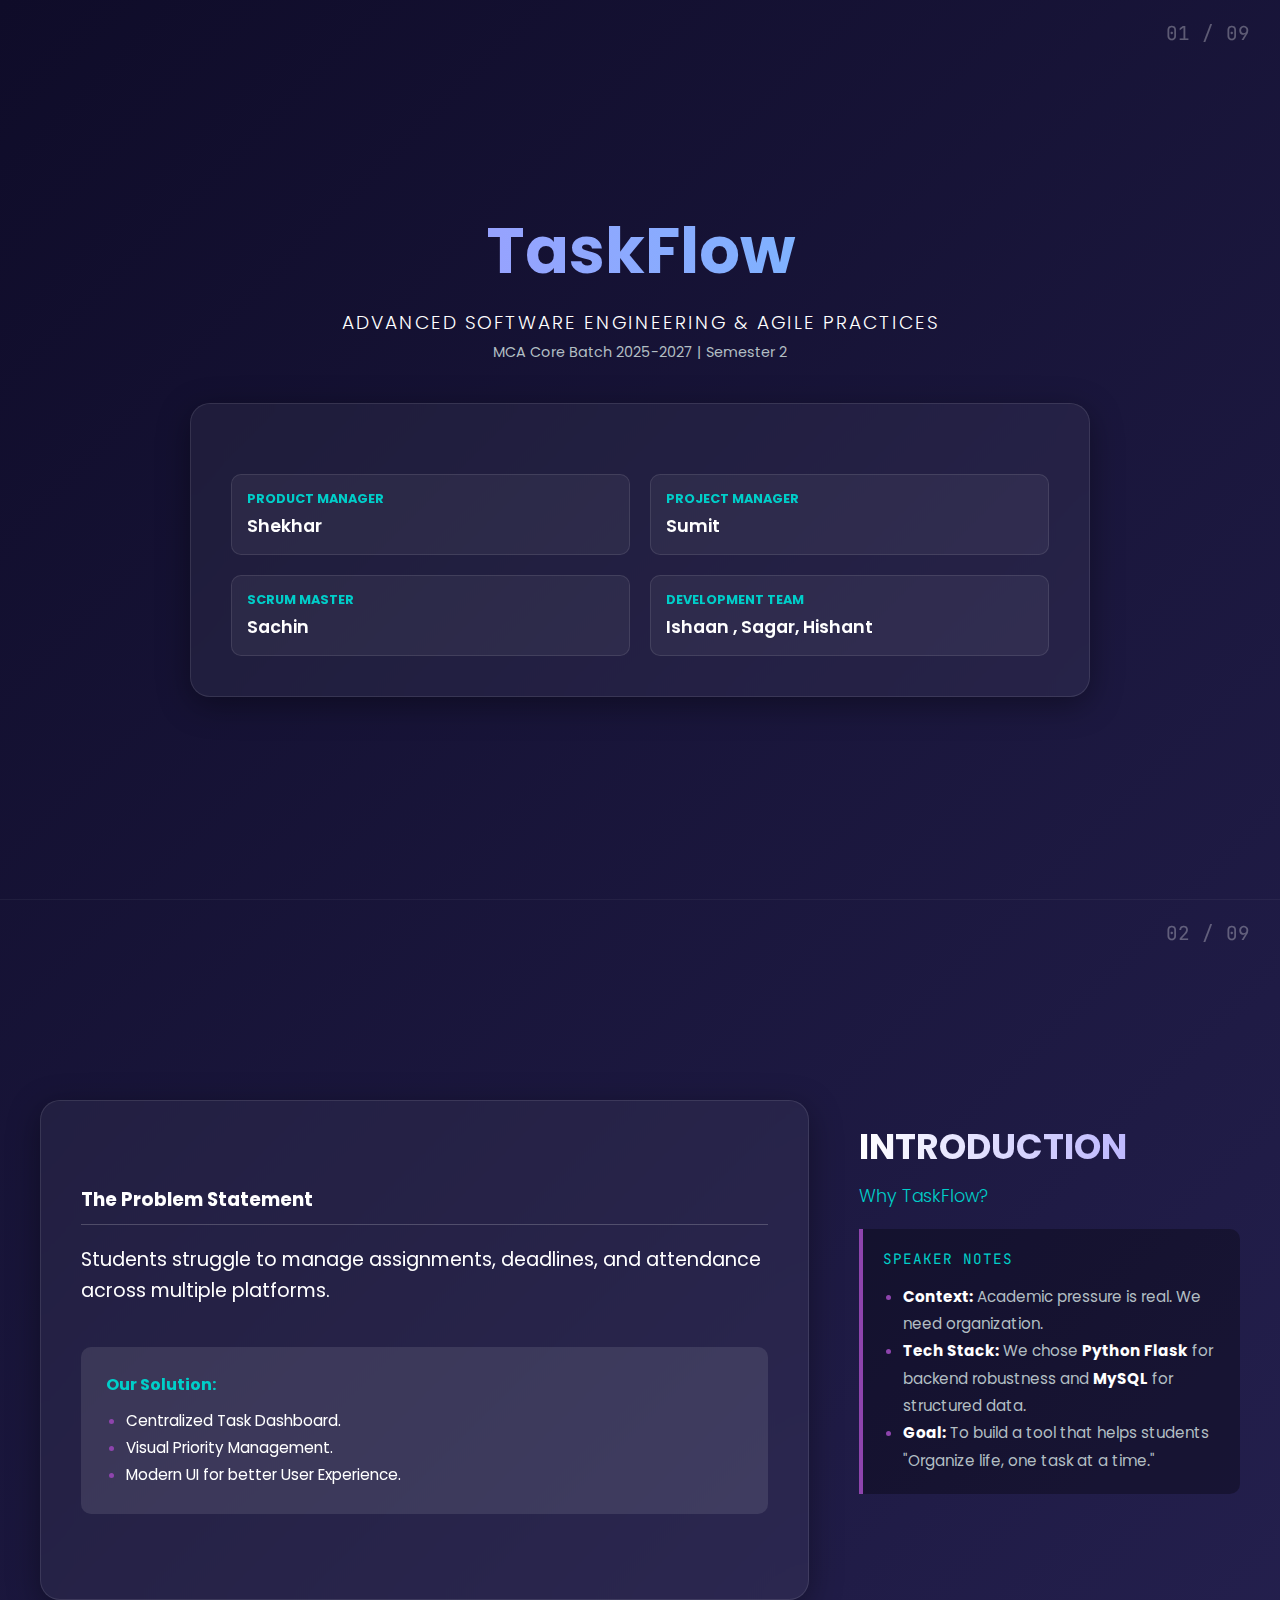
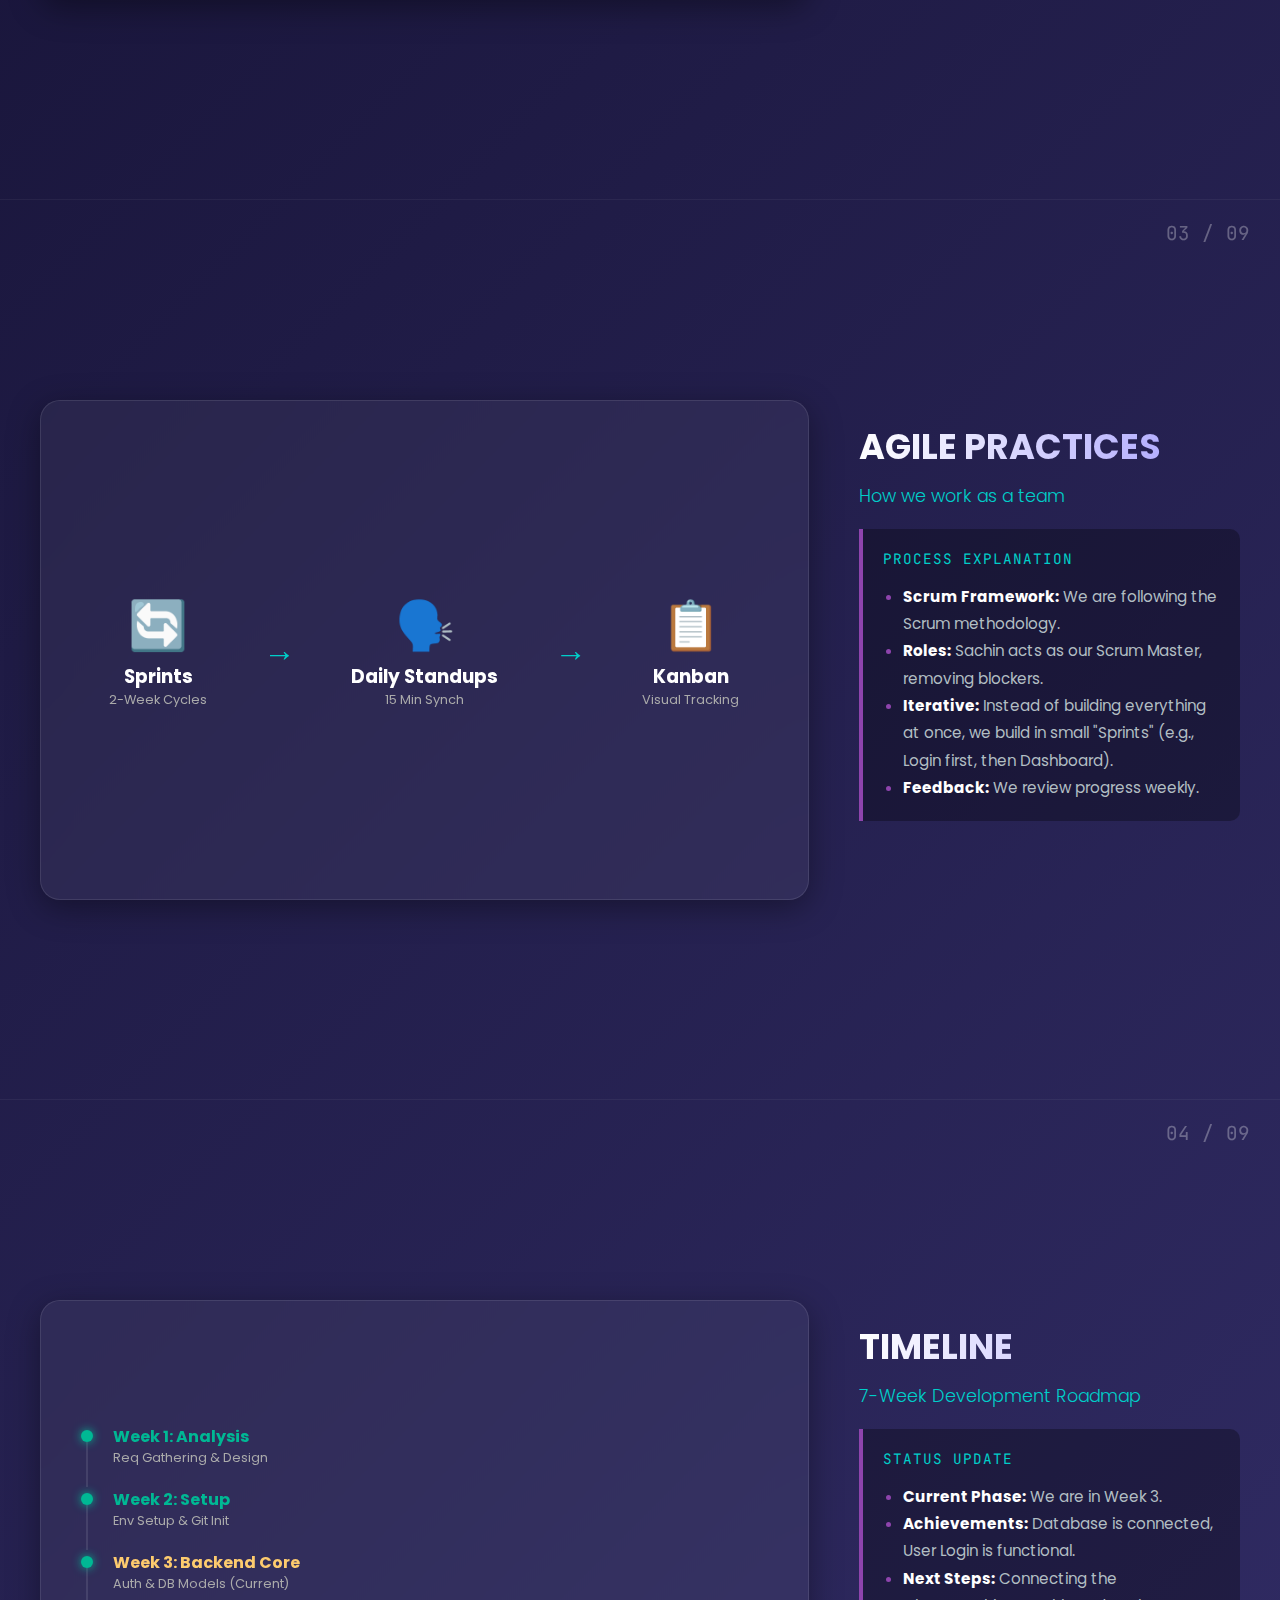
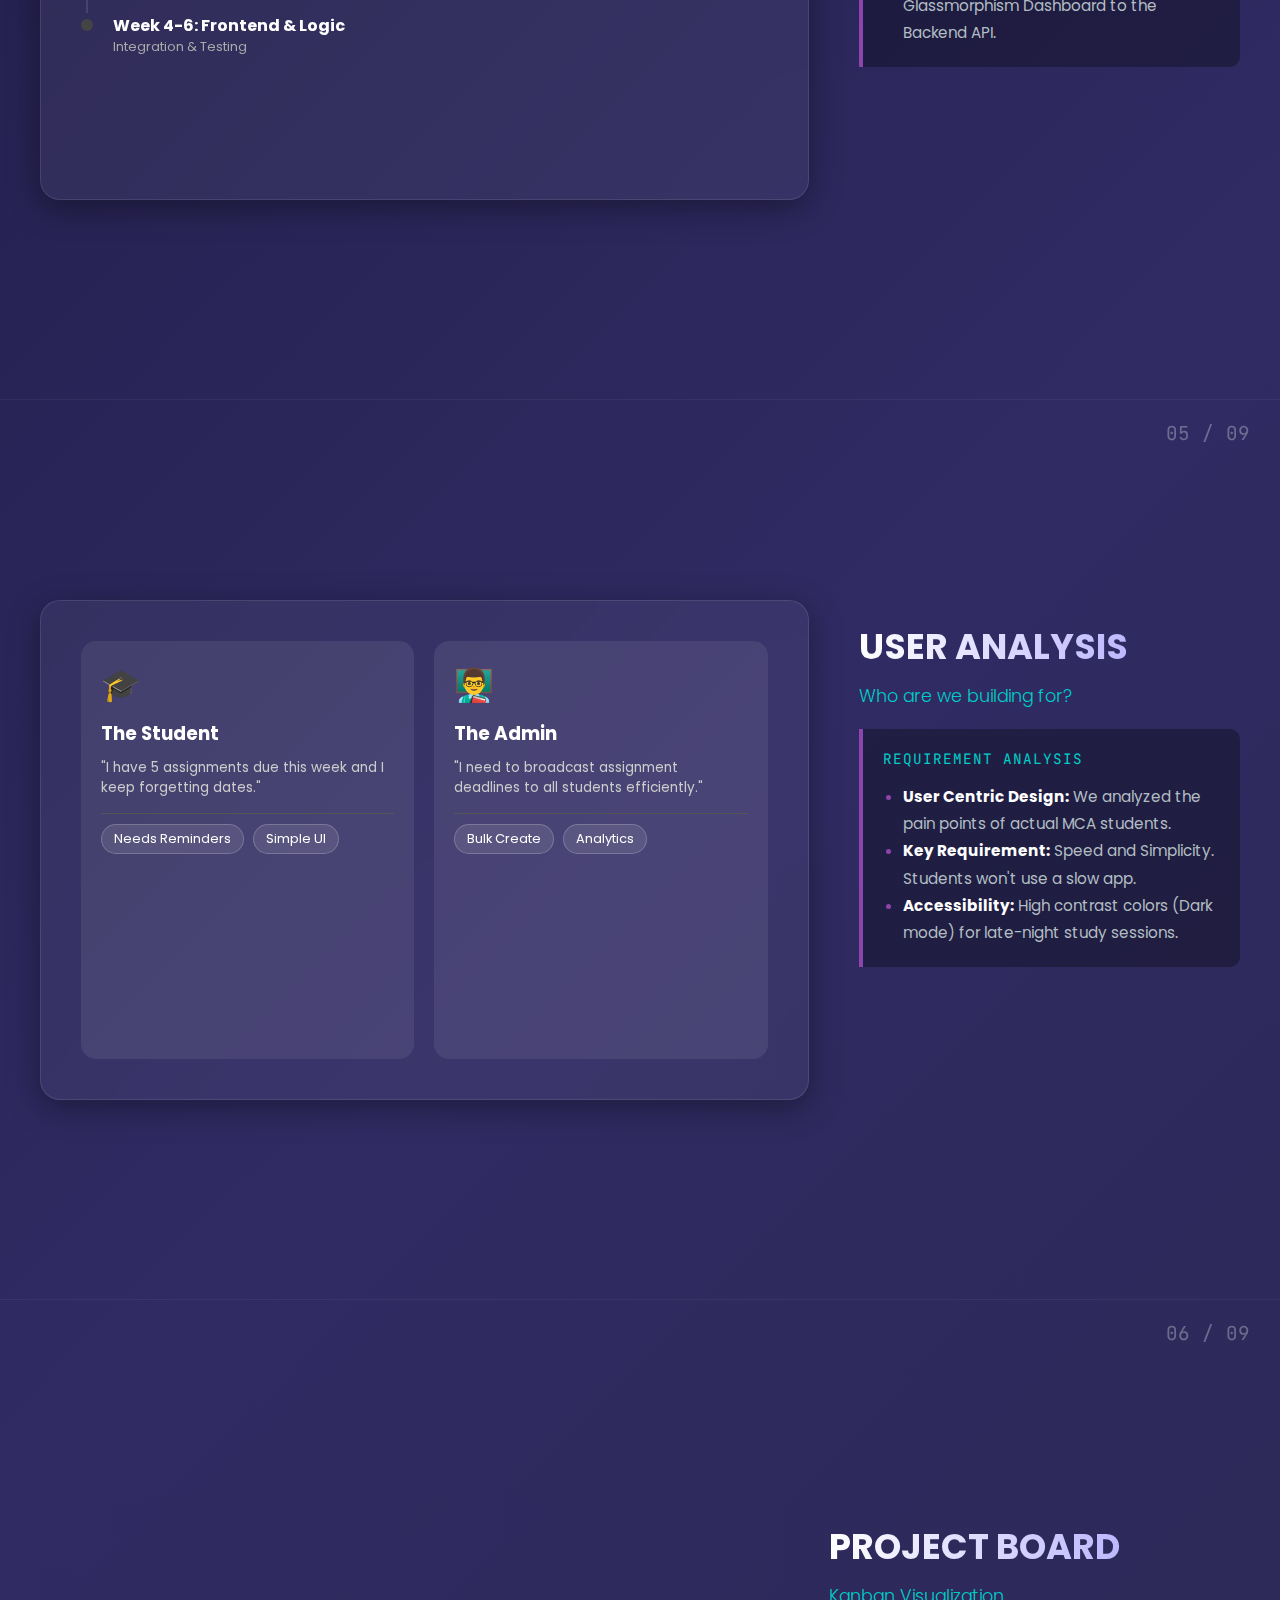
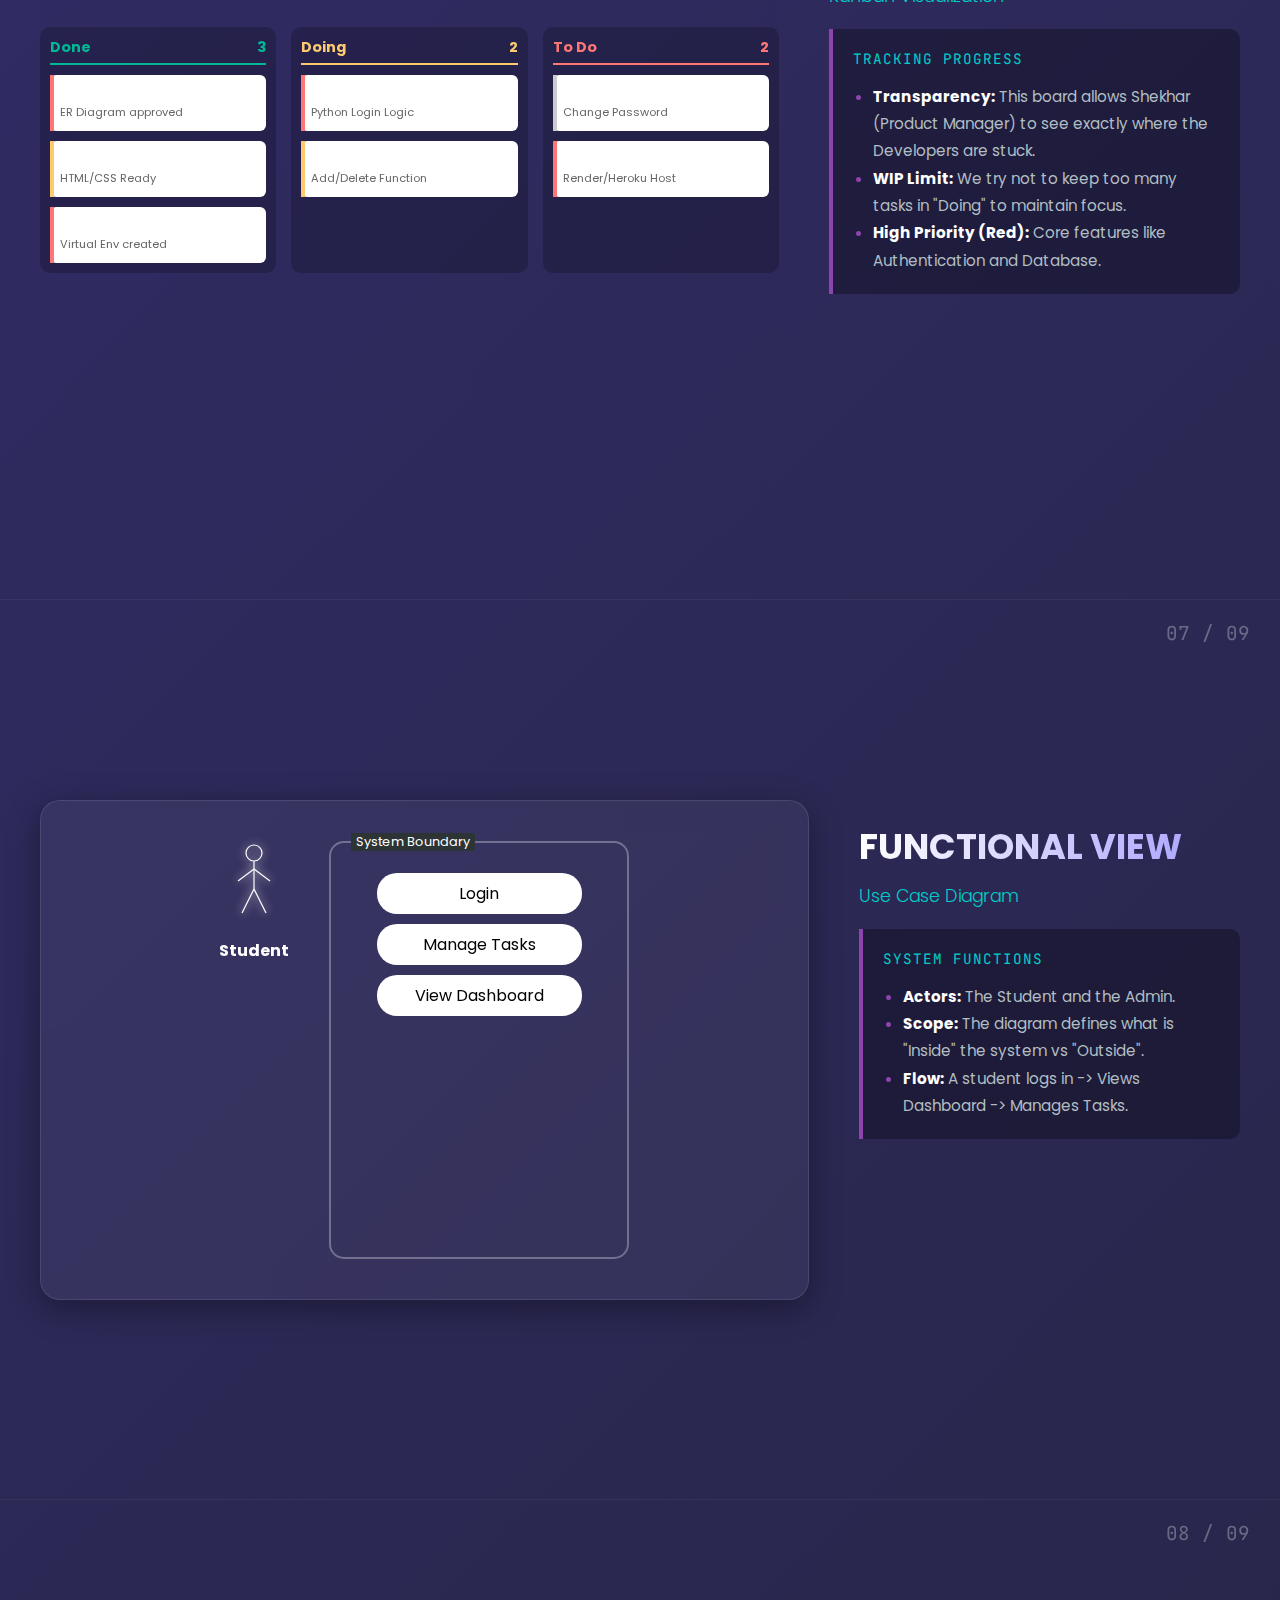
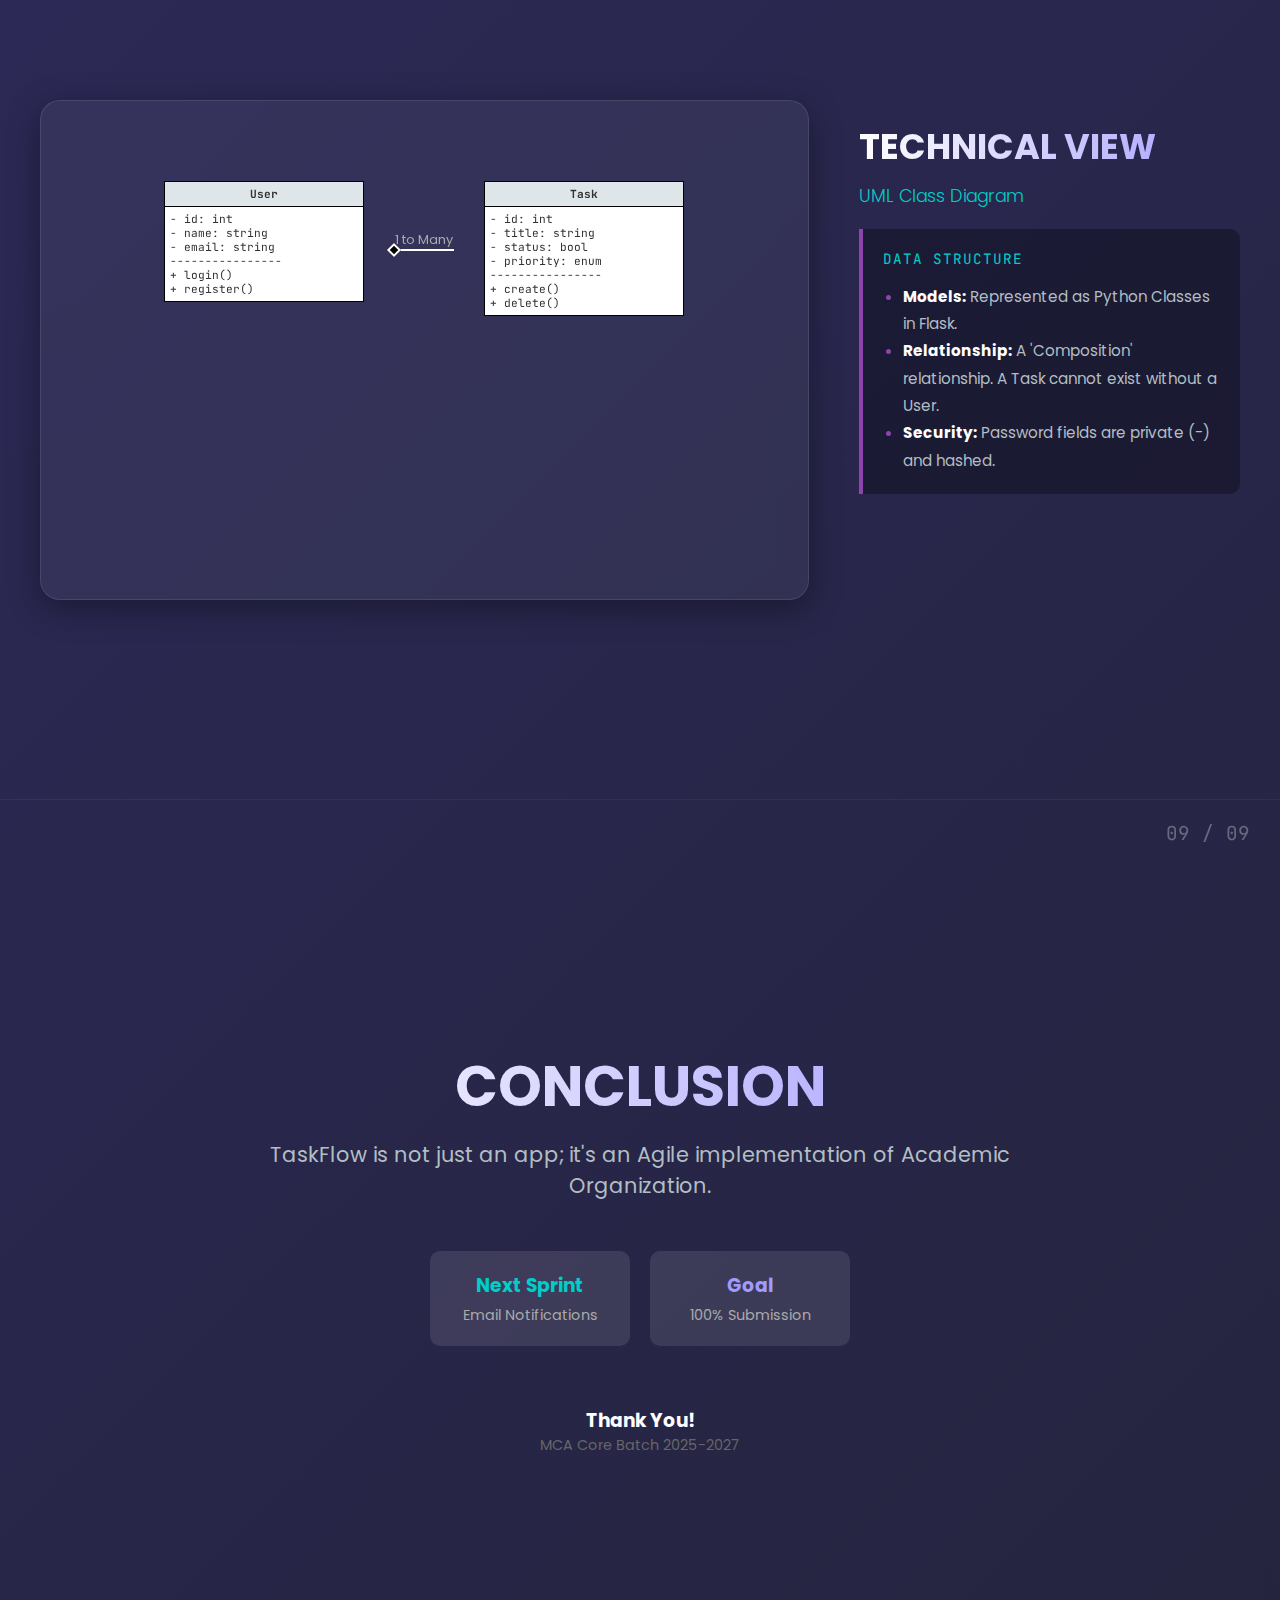
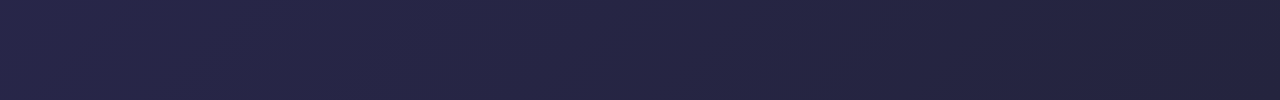
<file: Presentation/index.html>
<!DOCTYPE html>
<html lang="en">
<head>
    <meta charset="UTF-8">
    <meta name="viewport" content="width=device-width, initial-scale=1.0">
    <title>TaskFlow Project Presentation</title>
    <style>
        @import url('https://fonts.googleapis.com/css2?family=Poppins:wght@300;400;600;800&family=JetBrains+Mono:wght@400;700&display=swap');

        :root {
            --bg-gradient: linear-gradient(135deg, #0f0c29 0%, #302b63 50%, #24243e 100%);
            --glass-surface: rgba(255, 255, 255, 0.05);
            --glass-border: rgba(255, 255, 255, 0.1);
            --primary-accent: #8e44ad; /* Deep Purple */
            --secondary-accent: #00cec9; /* Cyan */
            --highlight: #fdcb6e; /* Yellow */
            --text-main: #ffffff;
            --text-muted: #b2bec3;
        }

        * { box-sizing: border-box; margin: 0; padding: 0; }

        body {
            background: var(--bg-gradient);
            font-family: 'Poppins', sans-serif;
            color: var(--text-main);
            overflow-x: hidden;
        }

        /* --- SLIDE LAYOUT --- */
        .slide {
            min-height: 100vh;
            width: 100%;
            display: flex;
            flex-direction: column;
            justify-content: center;
            align-items: center;
            padding: 40px;
            border-bottom: 1px solid rgba(255,255,255,0.05);
            position: relative;
        }

        .slide-number {
            position: absolute;
            top: 20px; right: 30px;
            font-family: 'JetBrains Mono', monospace;
            opacity: 0.3; font-size: 1.2rem;
        }

        .content-wrapper {
            display: flex;
            width: 100%;
            max-width: 1300px;
            gap: 50px;
            align-items: flex-start; /* Align content to top */
        }

        /* --- VISUAL AREA (Left) --- */
        .visual-area {
            flex: 1.8;
            background: var(--glass-surface);
            backdrop-filter: blur(12px);
            border: 1px solid var(--glass-border);
            border-radius: 20px;
            padding: 40px;
            box-shadow: 0 8px 32px 0 rgba(0, 0, 0, 0.37);
            min-height: 500px;
            display: flex;
            flex-direction: column;
            justify-content: center;
        }

        /* --- EXPLANATION AREA (Right/Notes) --- */
        .explanation-area {
            flex: 1;
            padding-top: 20px;
        }

        h2 {
            font-size: 2.2rem;
            margin-bottom: 10px;
            background: linear-gradient(to right, #fff, #a29bfe);
            -webkit-background-clip: text;
            -webkit-text-fill-color: transparent;
            text-transform: uppercase;
        }

        .sub-heading { color: var(--secondary-accent); margin-bottom: 20px; font-weight: 300; font-size: 1.1rem; }

        .notes-box {
            background: rgba(0, 0, 0, 0.3);
            border-left: 4px solid var(--primary-accent);
            padding: 20px;
            border-radius: 0 10px 10px 0;
        }

        .notes-title {
            font-family: 'JetBrains Mono', monospace;
            color: var(--secondary-accent);
            font-size: 0.9rem;
            margin-bottom: 15px;
            text-transform: uppercase;
            letter-spacing: 1px;
        }

        ul.points { padding-left: 20px; line-height: 1.8; color: var(--text-muted); font-size: 0.95rem; }
        ul.points li::marker { color: var(--primary-accent); }
        strong { color: white; }

        /* --- COMPONENTS --- */
        .tag { display: inline-block; padding: 5px 12px; border-radius: 50px; font-size: 0.8rem; margin: 0 5px 5px 0; background: rgba(255,255,255,0.1); border: 1px solid rgba(255,255,255,0.2); }
        
        /* Team Grid */
        .team-grid { display: grid; grid-template-columns: repeat(2, 1fr); gap: 20px; margin-top: 30px; }
        .team-card { background: rgba(255,255,255,0.05); padding: 15px; border-radius: 10px; border: 1px solid rgba(255,255,255,0.1); }
        .role { color: var(--secondary-accent); font-size: 0.8rem; text-transform: uppercase; font-weight: bold; }
        .name { font-size: 1.1rem; font-weight: 600; margin-top: 5px; }

        /* Timeline */
        .timeline-item { display: flex; margin-bottom: 20px; position: relative; }
        .timeline-marker { width: 12px; height: 12px; border-radius: 50%; background: #444; margin: 6px 20px 0 0; z-index: 2; }
        .timeline-marker.done { background: #00b894; box-shadow: 0 0 10px #00b894; }
        .timeline-line { position: absolute; left: 5px; top: 18px; bottom: -20px; width: 2px; background: rgba(255,255,255,0.1); }

        /* Kanban */
        .kanban-wrapper { display: flex; gap: 15px; height: 100%; align-items: stretch; }
        .k-col { flex: 1; background: rgba(0,0,0,0.2); border-radius: 10px; padding: 10px; display: flex; flex-direction: column; gap: 10px; }
        .k-header { font-weight: bold; border-bottom: 2px solid #555; padding-bottom: 5px; font-size: 0.9rem; display: flex; justify-content: space-between; }
        .k-card { background: #fff; color: #333; padding: 10px; border-radius: 6px; font-size: 0.8rem; position: relative; }
        .k-card::before { content: ''; position: absolute; left: 0; top: 0; bottom: 0; width: 4px; background: #ccc; }
        .border-high::before { background: #ff7675; }
        .border-med::before { background: #fdcb6e; }
        
        /* UML & Stickman */
        .stickman { width: 50px; height: 80px; stroke: white; stroke-width: 3; fill: none; margin: 0 auto; filter: drop-shadow(0 0 5px white); }
        .uml-box { background: white; color: #333; border: 1px solid #000; font-family: 'JetBrains Mono', monospace; font-size: 0.7rem; width: 200px; }
        .uml-header { background: #dfe6e9; padding: 5px; text-align: center; font-weight: bold; border-bottom: 1px solid #000; }
        .uml-body { padding: 5px; }

    </style>
</head>
<body>

    <!-- SLIDE 1: TITLE & TEAM -->
    <section class="slide">
        <div class="slide-number">01 / 09</div>
        <div style="text-align: center; margin-bottom: 40px;">
            <h1 style="font-size: 4rem; margin: 0; background: linear-gradient(to right, #a29bfe, #74b9ff); -webkit-background-clip: text; -webkit-text-fill-color: transparent;">TaskFlow</h1>
            <h3 style="font-weight: 300; letter-spacing: 2px; margin-top: 10px;">ADVANCED SOFTWARE ENGINEERING & AGILE PRACTICES</h3>
            <p style="color: var(--text-muted); font-size: 0.9rem; margin-top: 5px;">MCA Core Batch 2025-2027 | Semester 2</p>
        </div>
        
        <div class="content-wrapper" style="justify-content: center;">
            <div class="visual-area" style="flex: 0 1 900px; min-height: auto;">
                <div class="team-grid">
                    <div class="team-card"><div class="role">Product Manager</div><div class="name">Shekhar</div></div>
                    <div class="team-card"><div class="role">Project Manager</div><div class="name">Sumit</div></div>
                    <div class="team-card"><div class="role">Scrum Master</div><div class="name">Sachin</div></div>
                    <div class="team-card"><div class="role">Development Team</div><div class="name">Ishaan , Sagar, Hishant</div></div>
                </div>
            </div>
        </div>
    </section>

    <!-- SLIDE 2: PROJECT OVERVIEW -->
    <section class="slide">
        <div class="slide-number">02 / 09</div>
        <div class="content-wrapper">
            <div class="visual-area">
                <h3 style="border-bottom: 1px solid rgba(255,255,255,0.2); padding-bottom: 10px;">The Problem Statement</h3>
                <p style="font-size: 1.2rem; line-height: 1.6; margin-top: 20px;">
                    Students struggle to manage assignments, deadlines, and attendance across multiple platforms.
                </p>
                <div style="margin-top: 40px; background: rgba(255,255,255,0.1); padding: 25px; border-radius: 10px;">
                    <h4 style="color: var(--secondary-accent);">Our Solution:</h4>
                    <ul class="points" style="color: white; margin-top: 10px;">
                        <li>Centralized Task Dashboard.</li>
                        <li>Visual Priority Management.</li>
                        <li>Modern UI for better User Experience.</li>
                    </ul>
                </div>
            </div>
            <div class="explanation-area">
                <h2>Introduction</h2>
                <div class="sub-heading">Why TaskFlow?</div>
                <div class="notes-box">
                    <div class="notes-title">Speaker Notes</div>
                    <ul class="points">
                        <li><strong>Context:</strong> Academic pressure is real. We need organization.</li>
                        <li><strong>Tech Stack:</strong> We chose <strong>Python Flask</strong> for backend robustness and <strong>MySQL</strong> for structured data.</li>
                        <li><strong>Goal:</strong> To build a tool that helps students "Organize life, one task at a time."</li>
                    </ul>
                </div>
            </div>
        </div>
    </section>

    <!-- SLIDE 3: AGILE METHODOLOGY -->
    <section class="slide">
        <div class="slide-number">03 / 09</div>
        <div class="content-wrapper">
            <div class="visual-area" style="align-items: center; justify-content: space-around; flex-direction: row;">
                <div style="text-align: center;">
                    <div style="font-size: 3rem;">🔄</div>
                    <h3>Sprints</h3>
                    <p style="font-size: 0.8rem; color:#aaa;">2-Week Cycles</p>
                </div>
                <div style="font-size: 2rem; color: var(--secondary-accent);">&rarr;</div>
                <div style="text-align: center;">
                    <div style="font-size: 3rem;">🗣️</div>
                    <h3>Daily Standups</h3>
                    <p style="font-size: 0.8rem; color:#aaa;">15 Min Synch</p>
                </div>
                <div style="font-size: 2rem; color: var(--secondary-accent);">&rarr;</div>
                <div style="text-align: center;">
                    <div style="font-size: 3rem;">📋</div>
                    <h3>Kanban</h3>
                    <p style="font-size: 0.8rem; color:#aaa;">Visual Tracking</p>
                </div>
            </div>
            <div class="explanation-area">
                <h2>Agile Practices</h2>
                <div class="sub-heading">How we work as a team</div>
                <div class="notes-box">
                    <div class="notes-title">Process Explanation</div>
                    <ul class="points">
                        <li><strong>Scrum Framework:</strong> We are following the Scrum methodology.</li>
                        <li><strong>Roles:</strong> Sachin acts as our Scrum Master, removing blockers.</li>
                        <li><strong>Iterative:</strong> Instead of building everything at once, we build in small "Sprints" (e.g., Login first, then Dashboard).</li>
                        <li><strong>Feedback:</strong> We review progress weekly.</li>
                    </ul>
                </div>
            </div>
        </div>
    </section>

    <!-- SLIDE 4: DEVELOPMENT WORKFLOW -->
    <section class="slide">
        <div class="slide-number">04 / 09</div>
        <div class="content-wrapper">
            <div class="visual-area">
                <div class="timeline-item">
                    <div class="timeline-line"></div>
                    <div class="timeline-marker done"></div>
                    <div><h4 style="color:#00b894;">Week 1: Analysis</h4><p style="font-size:0.8rem; color:#aaa;">Req Gathering & Design</p></div>
                </div>
                <div class="timeline-item">
                    <div class="timeline-line"></div>
                    <div class="timeline-marker done"></div>
                    <div><h4 style="color:#00b894;">Week 2: Setup</h4><p style="font-size:0.8rem; color:#aaa;">Env Setup & Git Init</p></div>
                </div>
                <div class="timeline-item">
                    <div class="timeline-line"></div>
                    <div class="timeline-marker done"></div>
                    <div><h4 style="color:#fdcb6e;">Week 3: Backend Core</h4><p style="font-size:0.8rem; color:#aaa;">Auth & DB Models (Current)</p></div>
                </div>
                <div class="timeline-item">
                    <div class="timeline-marker"></div>
                    <div><h4>Week 4-6: Frontend & Logic</h4><p style="font-size:0.8rem; color:#aaa;">Integration & Testing</p></div>
                </div>
            </div>
            <div class="explanation-area">
                <h2>Timeline</h2>
                <div class="sub-heading">7-Week Development Roadmap</div>
                <div class="notes-box">
                    <div class="notes-title">Status Update</div>
                    <ul class="points">
                        <li><strong>Current Phase:</strong> We are in Week 3.</li>
                        <li><strong>Achievements:</strong> Database is connected, User Login is functional.</li>
                        <li><strong>Next Steps:</strong> Connecting the Glassmorphism Dashboard to the Backend API.</li>
                    </ul>
                </div>
            </div>
        </div>
    </section>

    <!-- SLIDE 5: USER PERSONAS -->
    <section class="slide">
        <div class="slide-number">05 / 09</div>
        <div class="content-wrapper">
            <div class="visual-area" style="flex-direction: row; gap: 20px;">
                <!-- Persona 1 -->
                <div style="background: rgba(255,255,255,0.08); padding: 20px; border-radius: 15px; flex: 1;">
                    <div style="font-size: 2rem;">🎓</div>
                    <h3 style="margin: 10px 0;">The Student</h3>
                    <p style="font-size: 0.85rem; color: #ccc;">"I have 5 assignments due this week and I keep forgetting dates."</p>
                    <div style="margin-top: 15px; border-top: 1px solid #555; padding-top: 10px;">
                        <span class="tag">Needs Reminders</span>
                        <span class="tag">Simple UI</span>
                    </div>
                </div>
                <!-- Persona 2 -->
                <div style="background: rgba(255,255,255,0.08); padding: 20px; border-radius: 15px; flex: 1;">
                    <div style="font-size: 2rem;">👨‍🏫</div>
                    <h3 style="margin: 10px 0;">The Admin</h3>
                    <p style="font-size: 0.85rem; color: #ccc;">"I need to broadcast assignment deadlines to all students efficiently."</p>
                    <div style="margin-top: 15px; border-top: 1px solid #555; padding-top: 10px;">
                        <span class="tag">Bulk Create</span>
                        <span class="tag">Analytics</span>
                    </div>
                </div>
            </div>
            <div class="explanation-area">
                <h2>User Analysis</h2>
                <div class="sub-heading">Who are we building for?</div>
                <div class="notes-box">
                    <div class="notes-title">Requirement Analysis</div>
                    <ul class="points">
                        <li><strong>User Centric Design:</strong> We analyzed the pain points of actual MCA students.</li>
                        <li><strong>Key Requirement:</strong> Speed and Simplicity. Students won't use a slow app.</li>
                        <li><strong>Accessibility:</strong> High contrast colors (Dark mode) for late-night study sessions.</li>
                    </ul>
                </div>
            </div>
        </div>
    </section>

    <!-- SLIDE 6: KANBAN BOARD -->
    <section class="slide">
        <div class="slide-number">06 / 09</div>
        <div class="content-wrapper">
            <div class="visual-area" style="padding: 0; background: none; border: none; box-shadow: none;">
                <div class="kanban-wrapper">
                    <!-- DONE -->
                    <div class="k-col">
                        <div class="k-header" style="color:#00b894; border-color:#00b894;">Done <span>3</span></div>
                        <div class="k-card border-high"><strong>DB Schema Design</strong><br><span style="color:#666; font-size:0.7rem;">ER Diagram approved</span></div>
                        <div class="k-card border-med"><strong>Login Page UI</strong><br><span style="color:#666; font-size:0.7rem;">HTML/CSS Ready</span></div>
                        <div class="k-card border-high"><strong>Flask Setup</strong><br><span style="color:#666; font-size:0.7rem;">Virtual Env created</span></div>
                    </div>
                    <!-- IN PROGRESS -->
                    <div class="k-col">
                        <div class="k-header" style="color:#fdcb6e; border-color:#fdcb6e;">Doing <span>2</span></div>
                        <div class="k-card border-high"><strong>Auth API</strong><br><span style="color:#666; font-size:0.7rem;">Python Login Logic</span></div>
                        <div class="k-card border-med"><strong>Task CRUD</strong><br><span style="color:#666; font-size:0.7rem;">Add/Delete Function</span></div>
                    </div>
                    <!-- TO DO -->
                    <div class="k-col">
                        <div class="k-header" style="color:#ff7675; border-color:#ff7675;">To Do <span>2</span></div>
                        <div class="k-card border-low"><strong>Profile Settings</strong><br><span style="color:#666; font-size:0.7rem;">Change Password</span></div>
                        <div class="k-card border-high"><strong>Deployment</strong><br><span style="color:#666; font-size:0.7rem;">Render/Heroku Host</span></div>
                    </div>
                </div>
            </div>
            <div class="explanation-area">
                <h2>Project Board</h2>
                <div class="sub-heading">Kanban Visualization</div>
                <div class="notes-box">
                    <div class="notes-title">Tracking Progress</div>
                    <ul class="points">
                        <li><strong>Transparency:</strong> This board allows Shekhar (Product Manager) to see exactly where the Developers are stuck.</li>
                        <li><strong>WIP Limit:</strong> We try not to keep too many tasks in "Doing" to maintain focus.</li>
                        <li><strong>High Priority (Red):</strong> Core features like Authentication and Database.</li>
                    </ul>
                </div>
            </div>
        </div>
    </section>

    <!-- SLIDE 7: USE CASE DIAGRAM -->
    <section class="slide">
        <div class="slide-number">07 / 09</div>
        <div class="content-wrapper">
            <div class="visual-area" style="flex-direction: row; gap: 40px;">
                <div style="text-align: center;">
                    <svg class="stickman" viewBox="0 0 100 200">
                        <circle cx="50" cy="30" r="20" />
                        <line x1="50" y1="50" x2="50" y2="120" />
                        <line x1="50" y1="70" x2="10" y2="100" />
                        <line x1="50" y1="70" x2="90" y2="100" />
                        <line x1="50" y1="120" x2="20" y2="180" />
                        <line x1="50" y1="120" x2="80" y2="180" />
                    </svg>
                    <div style="margin-top:10px; font-weight:bold;">Student</div>
                </div>
                <div style="border: 2px solid rgba(255,255,255,0.3); border-radius: 15px; padding: 20px; width: 300px; position: relative;">
                    <div style="position: absolute; top: -10px; left: 20px; background: #2d3436; padding: 0 5px; font-size: 0.8rem;">System Boundary</div>
                    <div style="background:white; color:black; border-radius:20px; padding:8px; margin:10px auto; text-align:center; width:80%;">Login</div>
                    <div style="background:white; color:black; border-radius:20px; padding:8px; margin:10px auto; text-align:center; width:80%;">Manage Tasks</div>
                    <div style="background:white; color:black; border-radius:20px; padding:8px; margin:10px auto; text-align:center; width:80%;">View Dashboard</div>
                </div>
            </div>
            <div class="explanation-area">
                <h2>Functional View</h2>
                <div class="sub-heading">Use Case Diagram</div>
                <div class="notes-box">
                    <div class="notes-title">System Functions</div>
                    <ul class="points">
                        <li><strong>Actors:</strong> The Student and the Admin.</li>
                        <li><strong>Scope:</strong> The diagram defines what is "Inside" the system vs "Outside".</li>
                        <li><strong>Flow:</strong> A student logs in -> Views Dashboard -> Manages Tasks.</li>
                    </ul>
                </div>
            </div>
        </div>
    </section>

    <!-- SLIDE 8: UML CLASS DIAGRAM -->
    <section class="slide">
        <div class="slide-number">08 / 09</div>
        <div class="content-wrapper">
            <div class="visual-area" style="flex-direction: row; gap: 30px; align-items: flex-start; padding-top: 80px;">
                <!-- User Class -->
                <div class="uml-box">
                    <div class="uml-header">User</div>
                    <div class="uml-body">- id: int<br>- name: string<br>- email: string<br>----------------<br>+ login()<br>+ register()</div>
                </div>
                <!-- Connector -->
                <div style="margin-top: 50px; text-align: center;">
                    <div style="font-size: 0.8rem; color: #aaa;">1 to Many</div>
                    <div style="width: 60px; height: 2px; background: white; position: relative;">
                        <div style="width: 10px; height: 10px; background: black; border: 2px solid white; transform: rotate(45deg); position: absolute; left: -5px; top: -4px;"></div>
                    </div>
                </div>
                <!-- Task Class -->
                <div class="uml-box">
                    <div class="uml-header">Task</div>
                    <div class="uml-body">- id: int<br>- title: string<br>- status: bool<br>- priority: enum<br>----------------<br>+ create()<br>+ delete()</div>
                </div>
            </div>
            <div class="explanation-area">
                <h2>Technical View</h2>
                <div class="sub-heading">UML Class Diagram</div>
                <div class="notes-box">
                    <div class="notes-title">Data Structure</div>
                    <ul class="points">
                        <li><strong>Models:</strong> Represented as Python Classes in Flask.</li>
                        <li><strong>Relationship:</strong> A 'Composition' relationship. A Task cannot exist without a User.</li>
                        <li><strong>Security:</strong> Password fields are private (-) and hashed.</li>
                    </ul>
                </div>
            </div>
        </div>
    </section>

    <!-- SLIDE 9: CONCLUSION -->
    <section class="slide" style="border-bottom: none;">
        <div class="slide-number">09 / 09</div>
        <div style="text-align: center; max-width: 800px;">
            <h2 style="font-size: 3.5rem;">Conclusion</h2>
            <p style="font-size: 1.3rem; color: #b2bec3; margin-bottom: 50px;">
                TaskFlow is not just an app; it's an Agile implementation of Academic Organization.
            </p>
            <div style="display: flex; gap: 20px; justify-content: center;">
                <div style="background: rgba(255,255,255,0.1); padding: 20px; border-radius: 10px; width: 200px;">
                    <h3 style="margin:0; color: #00cec9;">Next Sprint</h3>
                    <p style="font-size: 0.9rem; margin-top: 5px; color: #aaa;">Email Notifications</p>
                </div>
                <div style="background: rgba(255,255,255,0.1); padding: 20px; border-radius: 10px; width: 200px;">
                    <h3 style="margin:0; color: #a29bfe;">Goal</h3>
                    <p style="font-size: 0.9rem; margin-top: 5px; color: #aaa;">100% Submission</p>
                </div>
            </div>
            <h3 style="margin-top: 60px;">Thank You!</h3>
            <p style="font-size: 0.9rem; color: #666;">MCA Core Batch 2025-2027</p>
        </div>
    </section>

</body>
</html>
</file>
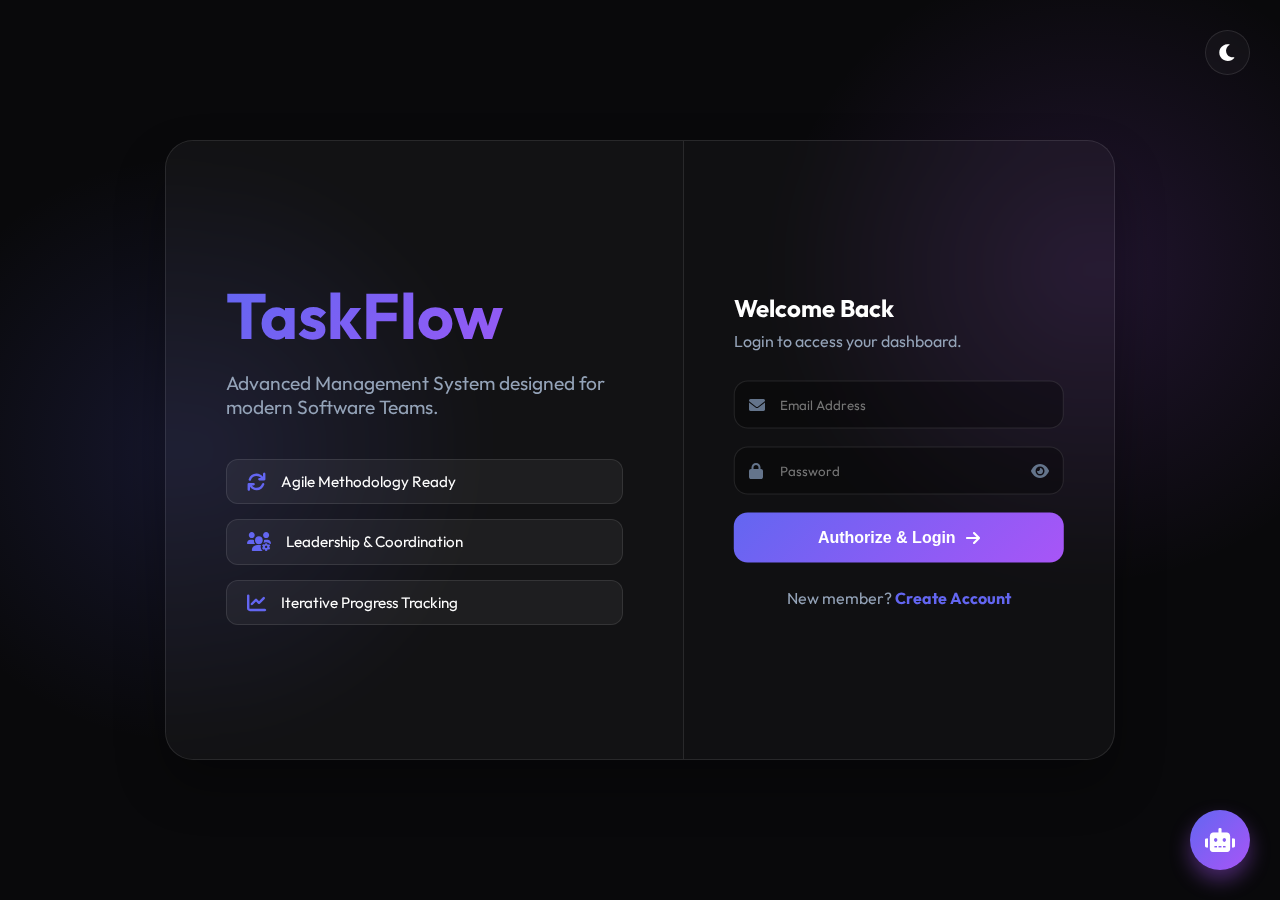
<file: Backend/templates/index.html>
<!DOCTYPE html>
<html lang="en" data-theme="dark">
<head>
    <meta charset="UTF-8">
    <meta name="viewport" content="width=device-width, initial-scale=1.0">
    <title>TaskFlow | Professional Gateway</title>
    <link href="https://fonts.googleapis.com/css2?family=Outfit:wght@300;500;700&display=swap" rel="stylesheet">
    <link href="https://cdnjs.cloudflare.com/ajax/libs/font-awesome/6.0.0/css/all.min.css" rel="stylesheet">

    <style>
        :root {
            --bg-dark: #09090b; --primary: #6366f1; --accent: #a855f7;
            --text: #ffffff; --glass-bg: rgba(255, 255, 255, 0.03);
            --glass-border: rgba(255, 255, 255, 0.1); --input-bg: rgba(0,0,0,0.3);
            --error: #f43f5e; --success: #10b981;
        }

        [data-theme="light"] {
            --bg-dark: #f3f4f6; --text: #1f2937;
            --glass-bg: rgba(255, 255, 255, 0.7); --glass-border: rgba(0, 0, 0, 0.1);
            --input-bg: rgba(255, 255, 255, 0.9);
        }

        [data-theme="premium"] {
            --bg-dark: #050505; --text: #ffffff; --primary: #FFD700;
            --accent: #8A2BE2; --glass-bg: rgba(20, 20, 25, 0.8);
            --glass-border: rgba(255, 215, 0, 0.3);
        }

        * { margin: 0; padding: 0; box-sizing: border-box; }

        body {
            font-family: 'Outfit', sans-serif; background-color: var(--bg-dark);
            color: var(--text); height: 100vh; display: flex; align-items: center;
            justify-content: center; overflow: hidden;
            background-image: 
                radial-gradient(circle at 15% 50%, rgba(99, 102, 241, 0.15), transparent 25%),
                radial-gradient(circle at 85% 30%, rgba(168, 85, 247, 0.15), transparent 25%);
            transition: 0.3s;
        }

        .theme-toggle {
            position: absolute; top: 30px; right: 30px;
            width: 45px; height: 45px; border-radius: 50%;
            border: 1px solid var(--glass-border); background: var(--glass-bg);
            color: var(--text); display: flex; align-items: center; justify-content: center;
            cursor: pointer; font-size: 1.2rem; transition: 0.3s; z-index: 1000;
            backdrop-filter: blur(10px);
        }

        .container {
            position: relative; width: 950px; height: 620px; 
            background: var(--glass-bg); backdrop-filter: blur(20px);
            border: 1px solid var(--glass-border); border-radius: 28px;
            display: flex; overflow: hidden; box-shadow: 0 25px 50px rgba(0,0,0,0.3);
        }

        .branding-section {
            flex: 1.2; padding: 60px; display: flex; flex-direction: column;
            justify-content: center; background: rgba(255,255,255,0.01);
            border-right: 1px solid var(--glass-border);
        }

        .branding-section h1 {
            font-size: 4rem; font-weight: 700;
            background: linear-gradient(135deg, var(--primary), var(--accent));
            -webkit-background-clip: text; -webkit-text-fill-color: transparent;
            margin-bottom: 15px;
        }

        .branding-section p { font-size: 1.2rem; color: #94a3b8; margin-bottom: 40px; }

        .vision-badges { display: flex; flex-direction: column; gap: 15px; }
        .badge {
            background: rgba(255,255,255,0.05); padding: 12px 20px; border-radius: 12px;
            display: flex; align-items: center; gap: 15px; font-size: 0.95rem; border: 1px solid var(--glass-border);
            transition: 0.3s;
        }
        .badge:hover { background: rgba(99, 102, 241, 0.1); transform: translateX(10px); }
        .badge i { color: var(--primary); font-size: 1.2rem; }

        .form-section { flex: 1; position: relative; padding: 50px; display: flex; flex-direction: column; justify-content: center; }

        .form-box {
            position: absolute; width: 100%; padding: 0 50px;
            transition: 0.5s ease-in-out; top: 50%; left: 50%;
            transform: translate(-50%, -50%); opacity: 0; pointer-events: none;
        }
        .form-box.active { opacity: 1; pointer-events: all; }

        .input-group { margin-bottom: 18px; position: relative; }
        .input-group i:first-child { position: absolute; left: 15px; top: 50%; transform: translateY(-50%); color: #64748b; }
        .toggle-password { position: absolute; right: 15px; top: 50%; transform: translateY(-50%); cursor: pointer; color: #64748b; }

        input, select {
            width: 100%; padding: 15px 40px 15px 45px;
            background: var(--input-bg); border: 1px solid var(--glass-border);
            border-radius: 14px; color: var(--text); outline: none; transition: 0.3s; font-family: inherit;
        }
        select option { background: #18181b; color: white; }
        input:focus, select:focus { border-color: var(--primary); box-shadow: 0 0 15px rgba(99, 102, 241, 0.2); }

        .form-btn {
            width: 100%; padding: 16px;
            background: linear-gradient(135deg, var(--primary), var(--accent));
            border: none; border-radius: 14px; color: white;
            font-size: 1rem; font-weight: 700; cursor: pointer; transition: 0.3s;
            display: flex; justify-content: center; align-items: center; gap: 10px;
        }
        .form-btn:hover { transform: translateY(-3px); box-shadow: 0 10px 20px rgba(99, 102, 241, 0.3); }
        .form-btn:disabled { opacity: 0.7; cursor: not-allowed; }

        .switch-text { text-align: center; margin-top: 25px; color: #94a3b8; }
        .switch-text span { color: var(--primary); cursor: pointer; font-weight: 700; border-bottom: 1px solid transparent; transition: 0.3s; }
        .switch-text span:hover { border-bottom-color: var(--primary); }

        .toast {
            position: fixed; top: 30px; left: 50%; transform: translateX(-50%) translateY(-200%);
            padding: 16px 32px; border-radius: 12px; color: white; font-weight: 600;
            transition: 0.4s cubic-bezier(0.175, 0.885, 0.32, 1.275); z-index: 2000;
        }
        .toast.show { transform: translateX(-50%) translateY(0); }
        .toast.error { background: #f43f5e; box-shadow: 0 10px 30px rgba(244, 63, 94, 0.3); }
        .toast.success { background: #10b981; box-shadow: 0 10px 30px rgba(16, 185, 129, 0.3); }

        /* ========================================================
           AI CHATBOT CSS - ADDED BELOW EXISTING STYLES
        ======================================================== */
        .ai-chatbot-btn {
            position: fixed; bottom: 30px; right: 30px;
            width: 60px; height: 60px; border-radius: 50%;
            background: linear-gradient(135deg, var(--primary), var(--accent));
            color: white; font-size: 1.5rem; border: none;
            cursor: pointer; box-shadow: 0 10px 20px rgba(168, 85, 247, 0.4);
            transition: 0.3s cubic-bezier(0.175, 0.885, 0.32, 1.275); z-index: 1000; display: flex; align-items: center; justify-content: center;
        }
        .ai-chatbot-btn:hover { transform: scale(1.1) rotate(5deg); }
        
        .chat-window {
            position: fixed; bottom: 110px; right: 30px;
            width: 360px; height: 480px; background: var(--glass-bg);
            backdrop-filter: blur(25px); border: 1px solid var(--glass-border);
            border-radius: 20px; box-shadow: 0 15px 40px rgba(0,0,0,0.4);
            display: flex; flex-direction: column; overflow: hidden;
            transform: translateY(20px); opacity: 0; pointer-events: none;
            transition: 0.4s cubic-bezier(0.175, 0.885, 0.32, 1.275); z-index: 999;
        }
        .chat-window.active { transform: translateY(0); opacity: 1; pointer-events: all; }
        
        .chat-header {
            padding: 18px 20px; background: rgba(0,0,0,0.3);
            border-bottom: 1px solid var(--glass-border); font-weight: 700;
            display: flex; justify-content: space-between; align-items: center;
        }
        .close-chat { cursor: pointer; color: #94a3b8; transition: 0.3s; font-size: 1.2rem; }
        .close-chat:hover { color: var(--error); transform: scale(1.1); }
        
        .chat-body {
            flex: 1; padding: 20px; overflow-y: auto;
            display: flex; flex-direction: column; gap: 12px;
        }
        .chat-body::-webkit-scrollbar { width: 6px; }
        .chat-body::-webkit-scrollbar-thumb { background: rgba(255,255,255,0.2); border-radius: 10px; }
        
        .chat-msg {
            max-width: 85%; padding: 12px 16px; border-radius: 16px;
            font-size: 0.95rem; line-height: 1.5; word-wrap: break-word;
        }
        .msg-user {
            background: linear-gradient(135deg, var(--primary), var(--accent)); color: white;
            align-self: flex-end; border-bottom-right-radius: 4px;
        }
        .msg-bot {
            background: rgba(255,255,255,0.08); border: 1px solid var(--glass-border);
            align-self: flex-start; border-bottom-left-radius: 4px;
        }
        
        .chat-footer {
            padding: 15px; border-top: 1px solid var(--glass-border);
            display: flex; gap: 10px; background: rgba(0,0,0,0.3);
        }
        .chat-footer input {
            flex: 1; padding: 12px 18px; border-radius: 12px;
            background: var(--input-bg); border: 1px solid var(--glass-border);
            color: var(--text); outline: none; font-family: inherit; font-size: 0.95rem;
        }
        .chat-footer button {
            background: var(--primary); border: none; width: 45px; border-radius: 12px;
            color: white; cursor: pointer; transition: 0.3s; display: flex; align-items: center; justify-content: center;
        }
        .chat-footer button:hover { background: var(--accent); transform: scale(1.05); }
    </style>
</head>
<body>

    <button class="theme-toggle" onclick="toggleTheme()" title="Switch Theme"><i class="fas fa-moon" id="themeIcon"></i></button>
    <div id="toast" class="toast"></div>

    <div class="container">
        <div class="branding-section">
            <h1>TaskFlow</h1>
            <p>Advanced Management System designed for modern Software Teams.</p>
            <div class="vision-badges">
                <div class="badge"><i class="fas fa-sync"></i> <span>Agile Methodology Ready</span></div>
                <div class="badge"><i class="fas fa-users-cog"></i> <span>Leadership & Coordination</span></div>
                <div class="badge"><i class="fas fa-chart-line"></i> <span>Iterative Progress Tracking</span></div>
            </div>
        </div>

        <div class="form-section">
            <div class="form-box active" id="loginForm">
                <h2 style="margin-bottom: 8px;">Welcome Back</h2>
                <p style="color: #94a3b8; margin-bottom: 30px;">Login to access your dashboard.</p>
                <form onsubmit="handleLogin(event)">
                    <div class="input-group">
                        <i class="fas fa-envelope"></i>
                        <input type="email" id="loginEmail" placeholder="Email Address" required>
                    </div>
                    <div class="input-group">
                        <i class="fas fa-lock"></i>
                        <input type="password" id="loginPass" placeholder="Password" required>
                        <i class="fas fa-eye toggle-password" onclick="togglePasswordVisibility('loginPass', this)"></i>
                    </div>
                    <button type="submit" id="loginBtn" class="form-btn">
                        <span>Authorize & Login</span>
                        <i class="fas fa-arrow-right"></i>
                    </button>
                </form>
                <p class="switch-text">New member? <span onclick="toggleForms()">Create Account</span></p>
            </div>

            <div class="form-box" id="signupForm">
                <h2 style="margin-bottom: 8px;">Join TaskFlow</h2>
                <p style="color: #94a3b8; margin-bottom: 30px;">Start managing projects efficiently.</p>
                <form onsubmit="handleRegister(event)">
                    <div class="input-group">
                        <i class="fas fa-user"></i>
                        <input type="text" id="regName" placeholder="Full Name (e.g. Ishaan Gaur)" required>
                    </div>
                    <div class="input-group">
                        <i class="fas fa-envelope"></i>
                        <input type="email" id="regEmail" placeholder="Email Address" required>
                    </div>
                    <div class="input-group">
                        <i class="fas fa-user-tag"></i>
                        <select id="regRole" required>
                            <option value="" disabled selected>Select Your Role</option>
                            <option value="student">I am a Student</option>
                            <option value="admin">I am an Admin</option>
                        </select>
                    </div>
                    <div class="input-group">
                        <i class="fas fa-lock"></i>
                        <input type="password" id="regPass" placeholder="Choose Password" required>
                        <i class="fas fa-eye toggle-password" onclick="togglePasswordVisibility('regPass', this)"></i>
                    </div>
                    <button type="submit" id="regBtn" class="form-btn">
                        <span>Register Team Member</span>
                        <i class="fas fa-user-plus"></i>
                    </button>
                </form>
                <p class="switch-text">Already registered? <span onclick="toggleForms()">Login here</span></p>
            </div>
        </div>
    </div>

    <button class="ai-chatbot-btn" onclick="toggleChat()" title="Need Help?">
        <i class="fas fa-robot"></i>
    </button>

    <div class="chat-window" id="chatWindow">
        <div class="chat-header">
            <span><i class="fas fa-bolt" style="color: var(--primary); margin-right: 8px;"></i> AI Assistant</span>
            <i class="fas fa-times close-chat" onclick="toggleChat()"></i>
        </div>
        <div class="chat-body" id="chatBody">
            <div class="chat-msg msg-bot">Hello! Main TaskFlow ka AI assistant hu. Main aapki kaise madad kar sakta hu?</div>
        </div>
        <div class="chat-footer">
            <input type="text" id="chatInput" placeholder="Type your message..." onkeypress="handleChatEnter(event)">
            <button onclick="sendChatMessage()"><i class="fas fa-paper-plane"></i></button>
        </div>
    </div>

    <script>
        function toggleTheme() {
            const html = document.documentElement;
            const icon = document.getElementById('themeIcon');
            const themes = ['dark', 'light', 'grey', 'premium'];
            let current = html.getAttribute('data-theme') || 'dark';
            let nextIndex = (themes.indexOf(current) + 1) % themes.length;
            let next = themes[nextIndex];
            
            html.setAttribute('data-theme', next);
            localStorage.setItem('theme', next);
            
            const icons = { dark: 'fa-moon', light: 'fa-sun', grey: 'fa-adjust', premium: 'fa-gem' };
            icon.className = `fas ${icons[next]}`;
        }

        function toggleForms() {
            document.getElementById('loginForm').classList.toggle('active');
            document.getElementById('signupForm').classList.toggle('active');
        }

        function togglePasswordVisibility(inputId, icon) {
            const input = document.getElementById(inputId);
            if (input.type === 'password') {
                input.type = 'text';
                icon.classList.replace('fa-eye', 'fa-eye-slash');
            } else {
                input.type = 'password';
                icon.classList.replace('fa-eye-slash', 'fa-eye');
            }
        }

        function showToast(msg, type) {
            const toast = document.getElementById('toast');
            toast.innerText = msg;
            toast.className = `toast show ${type}`;
            setTimeout(() => toast.classList.remove('show'), 3000);
        }

        // Initialize Theme
        const saved = localStorage.getItem('theme') || 'dark';
        document.documentElement.setAttribute('data-theme', saved);
        const icons = { dark: 'fa-moon', light: 'fa-sun', grey: 'fa-adjust', premium: 'fa-gem' };
        document.getElementById('themeIcon').className = `fas ${icons[saved]}`;

        async function handleLogin(e) {
            e.preventDefault();
            const btn = document.getElementById('loginBtn');
            const originalContent = btn.innerHTML;
            
            btn.disabled = true;
            btn.innerHTML = '<i class="fas fa-circle-notch fa-spin"></i> <span>Authorizing...</span>';
            
            try {
                const res = await fetch('/api/login', {
                    method: 'POST',
                    headers: { 'Content-Type': 'application/json' },
                    body: JSON.stringify({
                        email: document.getElementById('loginEmail').value,
                        password: document.getElementById('loginPass').value
                    })
                });
                const data = await res.json();
                
                if (res.ok && data.success) {
                    showToast('Access Granted! Welcome, ' + data.name, 'success');
                    setTimeout(() => window.location.href = '/dashboard', 1000);
                } else {
                    showToast(data.error || 'Invalid Credentials', 'error');
                    btn.disabled = false;
                    btn.innerHTML = originalContent;
                }
            } catch (err) {
                showToast('Network error. Check server status.', 'error');
                btn.disabled = false;
                btn.innerHTML = originalContent;
            }
        }

        async function handleRegister(e) {
            e.preventDefault();
            const btn = document.getElementById('regBtn');
            const originalContent = btn.innerHTML;
            
            btn.disabled = true;
            btn.innerHTML = '<i class="fas fa-circle-notch fa-spin"></i> <span>Processing...</span>';

            try {
                const res = await fetch('/api/register', {
                    method: 'POST',
                    headers: { 'Content-Type': 'application/json' },
                    body: JSON.stringify({
                        name: document.getElementById('regName').value,
                        email: document.getElementById('regEmail').value,
                        role: document.getElementById('regRole').value,
                        password: document.getElementById('regPass').value
                    })
                });
                const data = await res.json();

                if (res.ok && data.success) {
                    showToast('Registration Successful! Redirecting to login...', 'success');
                    setTimeout(() => {
                        toggleForms();
                        btn.disabled = false;
                        btn.innerHTML = originalContent;
                    }, 1500);
                } else {
                    showToast(data.error || 'Registration failed.', 'error');
                    btn.disabled = false;
                    btn.innerHTML = originalContent;
                }
            } catch (err) {
                showToast('Server connection failed.', 'error');
                btn.disabled = false;
                btn.innerHTML = originalContent;
            }
        }

        /* ========================================================
           AI CHATBOT JAVASCRIPT LOGIC - ADDED BELOW EXISTING SCRIPTS
        ======================================================== */
        function toggleChat() {
            document.getElementById('chatWindow').classList.toggle('active');
        }

        function handleChatEnter(e) {
            if(e.key === 'Enter') sendChatMessage();
        }

        async function sendChatMessage() {
            const input = document.getElementById('chatInput');
            const msg = input.value.trim();
            if(!msg) return;

            const chatBody = document.getElementById('chatBody');
            
            // User message ko UI me show karna
            const userDiv = document.createElement('div');
            userDiv.className = 'chat-msg msg-user';
            userDiv.innerText = msg;
            chatBody.appendChild(userDiv);
            input.value = '';
            chatBody.scrollTop = chatBody.scrollHeight;

            // Typing indicator (Bot soch raha hai)
            const botDiv = document.createElement('div');
            botDiv.className = 'chat-msg msg-bot';
            botDiv.innerHTML = '<i class="fas fa-ellipsis-h fa-fade"></i>';
            chatBody.appendChild(botDiv);
            chatBody.scrollTop = chatBody.scrollHeight;

            try {
                // API par request bhejna
                const res = await fetch('/api/chat', {
                    method: 'POST',
                    headers: { 'Content-Type': 'application/json' },
                    body: JSON.stringify({ message: msg })
                });
                
                const data = await res.json();
                botDiv.innerText = data.reply || "Error: AI se reply nahi aaya.";
            } catch (err) {
                botDiv.innerText = "Connection Error! Python server run nahi ho raha ya API limit khatam ho gayi.";
            }
            chatBody.scrollTop = chatBody.scrollHeight;
        }
    </script>
</body>
</html>
</file>
